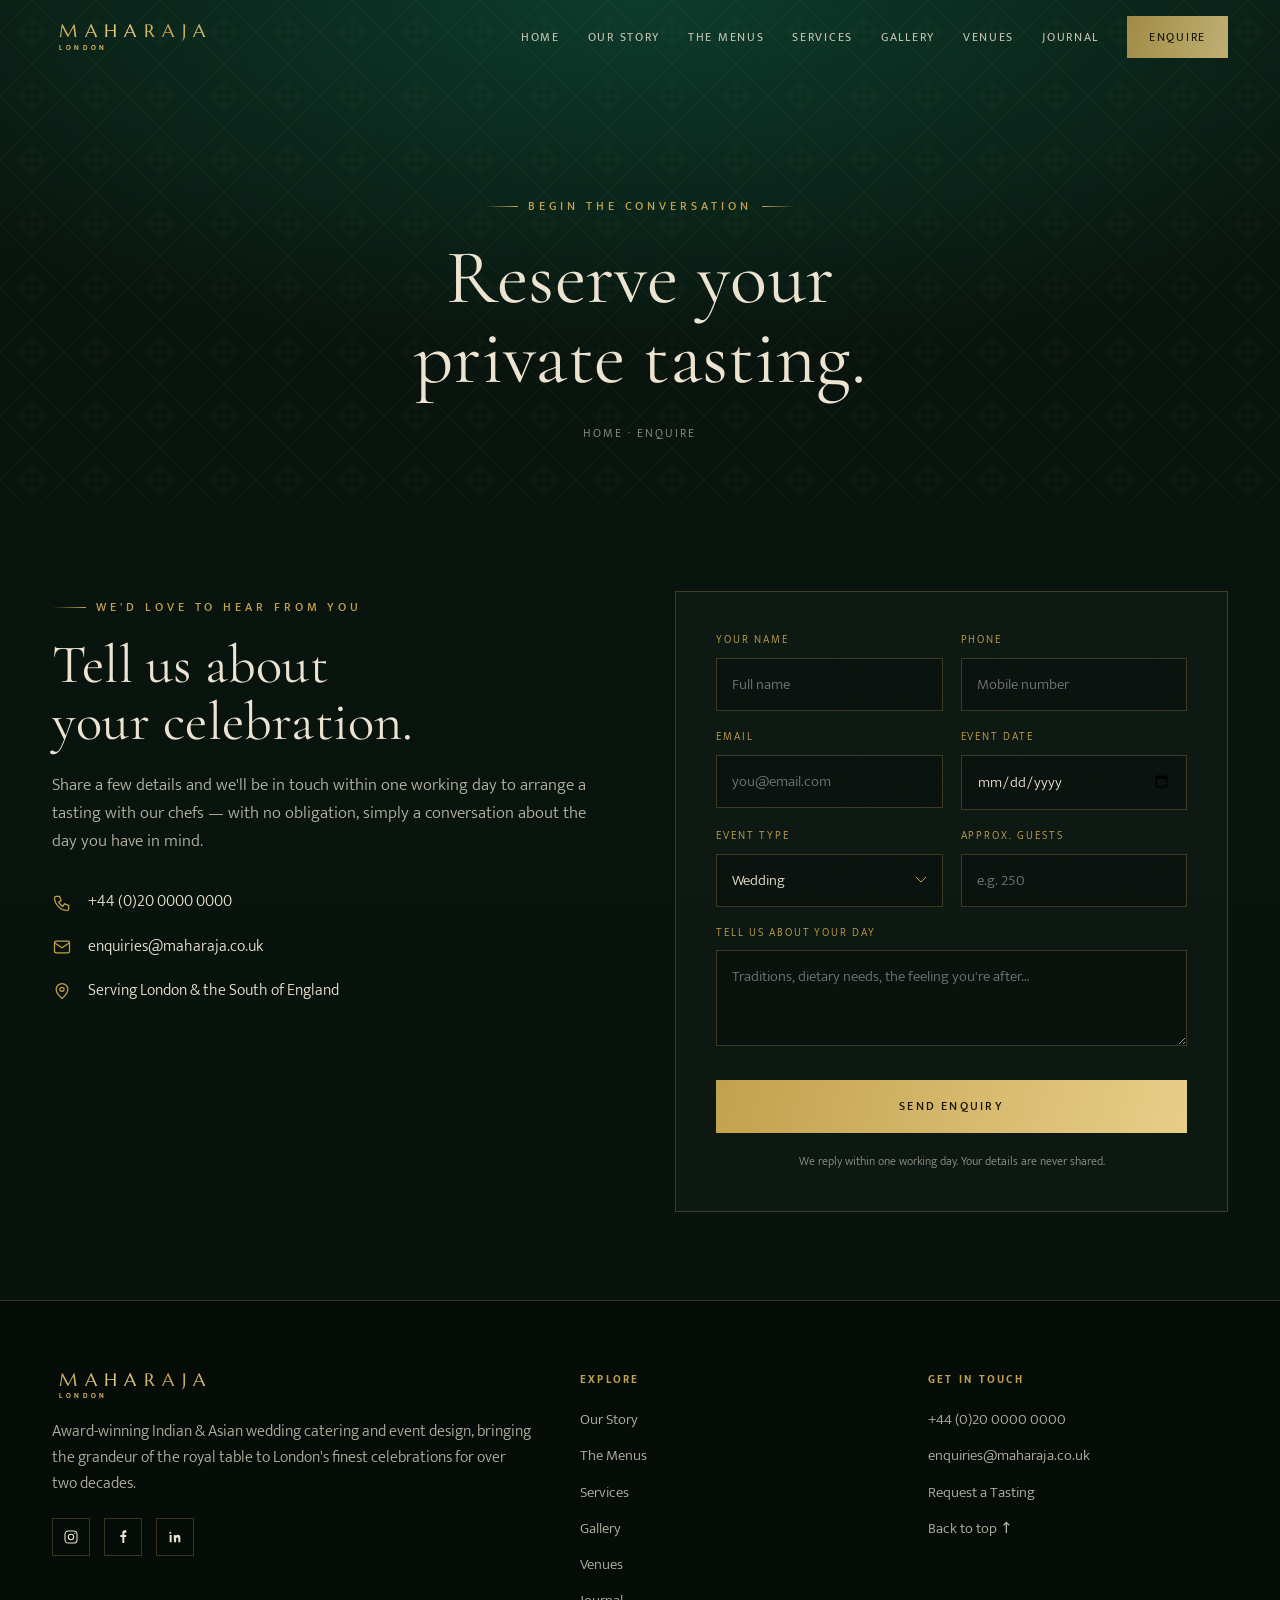
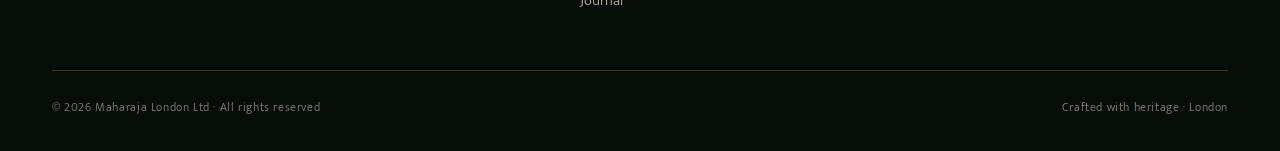
<file: contact.html>
<!DOCTYPE html>
<html lang="en-GB">
<head>
<meta charset="UTF-8" />
<meta name="viewport" content="width=device-width, initial-scale=1" />
<title>Enquire &mdash; Maharaja London</title>
<meta name="description" content="Request a private tasting with Maharaja, London's award-winning Indian wedding caterer. We reply within one working day." />
<link rel="icon" type="image/png" href="assets/img/favicon.png" />
<link rel="apple-touch-icon" href="assets/img/apple-touch-icon.png" />
<meta property="og:title" content="Enquire &mdash; Maharaja London" />
<meta property="og:description" content="Request a private tasting with Maharaja, London's award-winning Indian wedding caterer. We reply within one working day." />
<meta property="og:type" content="website" />
<link rel="preconnect" href="https://fonts.googleapis.com" />
<link rel="preconnect" href="https://fonts.gstatic.com" crossorigin />
<link href="https://fonts.googleapis.com/css2?family=Cormorant+Garamond:ital,wght@0,300;0,400;0,500;0,600;1,400;1,500&family=Marcellus&family=Mukta:wght@300;400;500;600;700&display=swap" rel="stylesheet" />
<link rel="stylesheet" href="assets/css/styles.css" />
</head>
<body>
<header id="hdr">
  <nav>
    <a href="index.html" class="brand">
      <span class="wm gold-text">Maharaja<small>London</small></span>
    </a>
    <div class="navlinks">
      <a href="index.html">Home</a>
      <a href="about.html">Our Story</a>
      <a href="menus.html">The Menus</a>
      <a href="services.html">Services</a>
      <a href="gallery.html">Gallery</a>
      <a href="venues.html">Venues</a>
      <a href="journal.html">Journal</a>
      <a href="contact.html" class="btn btn-gold nav-cta">Enquire</a>
    </div>
    <button class="burger" id="burger" aria-label="Menu"><span></span><span></span><span></span></button>
  </nav>
  <div class="mobile-menu" id="mobileMenu">
    <a href="index.html">Home</a>
    <a href="about.html">Our Story</a>
    <a href="menus.html">The Menus</a>
    <a href="services.html">Services</a>
    <a href="gallery.html">Gallery</a>
    <a href="venues.html">Venues</a>
    <a href="journal.html">Journal</a>
    <a href="contact.html">Enquire</a>
  </div>
</header>
<main id="top">
<section class="banner" style="padding-bottom:60px"><div class="jali"></div>
  <div class="wrap reveal"><span class="eyebrow c">Begin the Conversation</span><h1>Reserve your<br/>private tasting.</h1><div class="crumbs"><a href="index.html">Home</a> &middot; Enquire</div></div>
</section>
<section class="dark pad-sm">
  <div class="wrap"><div class="enq-grid">
    <div class="enq-left reveal">
      <span class="eyebrow">We'd Love to Hear From You</span>
      <h2>Tell us about<br/>your celebration.</h2>
      <p>Share a few details and we'll be in touch within one working day to arrange a tasting with our chefs &mdash; with no obligation, simply a conversation about the day you have in mind.</p>
      <div class="enq-contact">
        <a href="tel:+442000000000"><svg class="ico" viewBox="0 0 24 24" fill="none" stroke="currentColor" stroke-width="1.5"><path d="M5 4h4l2 5-3 2a12 12 0 0 0 5 5l2-3 5 2v4a2 2 0 0 1-2 2A16 16 0 0 1 3 6a2 2 0 0 1 2-2z"/></svg>+44 (0)20 0000 0000</a>
        <a href="mailto:enquiries@maharaja.co.uk"><svg class="ico" viewBox="0 0 24 24" fill="none" stroke="currentColor" stroke-width="1.5"><rect x="3" y="5" width="18" height="14" rx="2"/><path d="M3 7l9 6 9-6"/></svg>enquiries@maharaja.co.uk</a>
        <div><svg class="ico" viewBox="0 0 24 24" fill="none" stroke="currentColor" stroke-width="1.5"><path d="M12 21s7-6 7-11a7 7 0 0 0-14 0c0 5 7 11 7 11z"/><circle cx="12" cy="10" r="2.5"/></svg>Serving London &amp; the South of England</div>
      </div>
    </div>
    <form name="enquiry" method="POST" data-netlify="true" netlify-honeypot="bot-field" action="/contact.html?sent=1" class="reveal">
      <input type="hidden" name="form-name" value="enquiry" />
      <p style="display:none"><label>Don't fill this out: <input name="bot-field" /></label></p>
      <div class="frow">
        <div><label>Your name</label><input type="text" name="name" placeholder="Full name" required /></div>
        <div><label>Phone</label><input type="tel" name="phone" placeholder="Mobile number" /></div>
      </div>
      <div class="frow">
        <div><label>Email</label><input type="email" name="email" placeholder="you@email.com" required /></div>
        <div><label>Event date</label><input type="date" name="date" /></div>
      </div>
      <div class="frow">
        <div><label>Event type</label><select name="type"><option>Wedding</option><option>Corporate event</option><option>Private party</option><option>Other</option></select></div>
        <div><label>Approx. guests</label><input type="number" name="guests" placeholder="e.g. 250" min="1" /></div>
      </div>
      <div><label>Tell us about your day</label><textarea name="message" placeholder="Traditions, dietary needs, the feeling you're after&hellip;"></textarea></div>
      <button type="submit" class="btn btn-gold">Send Enquiry</button>
      <p class="formnote">We reply within one working day. Your details are never shared.</p>
    </form>
  </div></div>
</section>
</main>
<footer>
  <div class="wrap">
    <div class="foot-grid">
      <div class="foot-brand">
        <a href="index.html" class="brand">
          <span class="wm gold-text">Maharaja<small>London</small></span>
        </a>
        <p>Award-winning Indian &amp; Asian wedding catering and event design, bringing the grandeur of the royal table to London's finest celebrations for over two decades.</p>
        <div class="socials">
          <a href="#" aria-label="Instagram"><svg viewBox="0 0 24 24" fill="none" stroke="currentColor" stroke-width="1.6"><rect x="3" y="3" width="18" height="18" rx="5"/><circle cx="12" cy="12" r="4"/><circle cx="17.5" cy="6.5" r="1" fill="currentColor" stroke="none"/></svg></a>
          <a href="#" aria-label="Facebook"><svg viewBox="0 0 24 24" fill="currentColor"><path d="M14 9V7c0-1 .5-1.5 1.5-1.5H17V2h-2.5C12 2 11 4 11 6v3H8v3h3v9h3v-9h2.5l.5-3z"/></svg></a>
          <a href="#" aria-label="LinkedIn"><svg viewBox="0 0 24 24" fill="currentColor"><path d="M5 4a1.5 1.5 0 1 0 0 3 1.5 1.5 0 0 0 0-3zM4 9h3v11H4zM10 9h3v1.6c.5-.9 1.7-1.8 3.4-1.8 3 0 3.6 2 3.6 4.6V20h-3v-5.2c0-1.2-.4-2.1-1.6-2.1s-1.8.9-1.8 2V20h-3z"/></svg></a>
        </div>
      </div>
      <div class="foot-col">
        <h5>Explore</h5>
        <a href="about.html">Our Story</a>
        <a href="menus.html">The Menus</a>
        <a href="services.html">Services</a>
        <a href="gallery.html">Gallery</a>
        <a href="venues.html">Venues</a>
        <a href="journal.html">Journal</a>
      </div>
      <div class="foot-col">
        <h5>Get in Touch</h5>
        <a href="tel:+442000000000">+44 (0)20 0000 0000</a>
        <a href="mailto:enquiries@maharaja.co.uk">enquiries@maharaja.co.uk</a>
        <a href="contact.html">Request a Tasting</a>
        <a href="#top">Back to top &uarr;</a>
      </div>
    </div>
    <div class="foot-bottom">
      <span>&copy; <span id="year">2026</span> Maharaja London Ltd &middot; All rights reserved</span>
      <span>Crafted with heritage &middot; London</span>
    </div>
  </div>
</footer>
<script src="assets/js/main.js"></script>
</body>
</html>
</file>
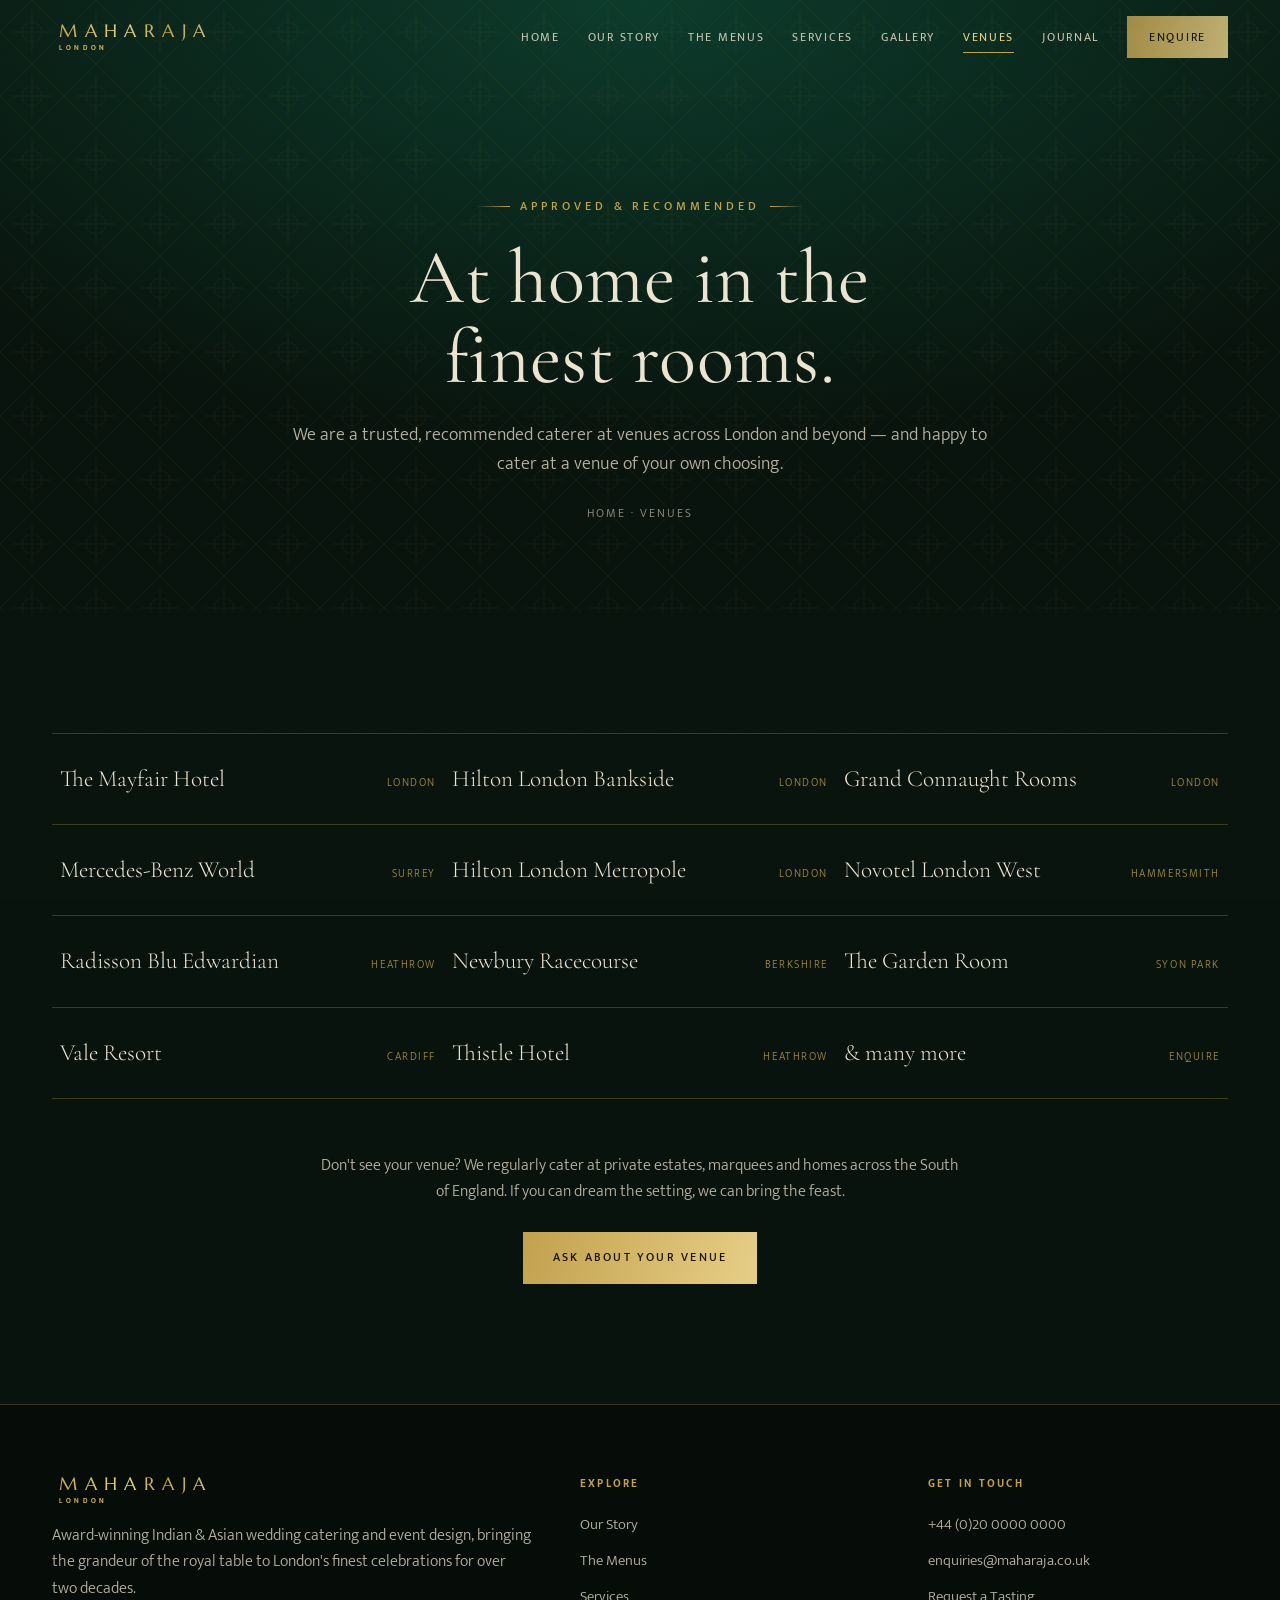
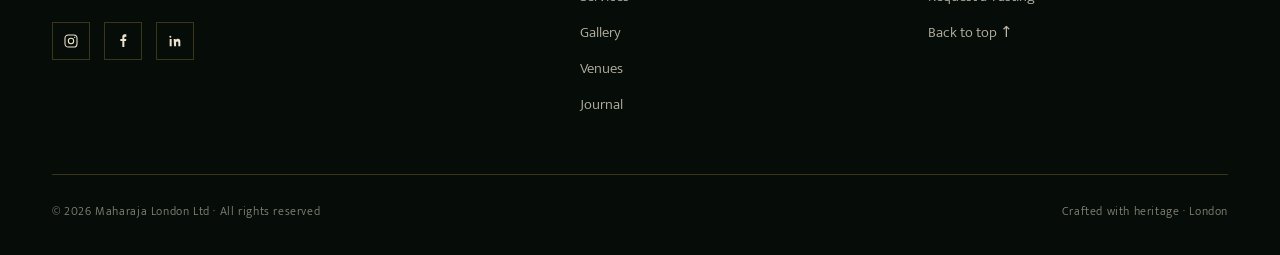
<file: venues.html>
<!DOCTYPE html>
<html lang="en-GB">
<head>
<meta charset="UTF-8" />
<meta name="viewport" content="width=device-width, initial-scale=1" />
<title>Venues &mdash; Maharaja London</title>
<meta name="description" content="Hand-picked London and UK wedding venues where Maharaja is a trusted, recommended Indian caterer." />
<link rel="icon" type="image/png" href="assets/img/favicon.png" />
<link rel="apple-touch-icon" href="assets/img/apple-touch-icon.png" />
<meta property="og:title" content="Venues &mdash; Maharaja London" />
<meta property="og:description" content="Hand-picked London and UK wedding venues where Maharaja is a trusted, recommended Indian caterer." />
<meta property="og:type" content="website" />
<link rel="preconnect" href="https://fonts.googleapis.com" />
<link rel="preconnect" href="https://fonts.gstatic.com" crossorigin />
<link href="https://fonts.googleapis.com/css2?family=Cormorant+Garamond:ital,wght@0,300;0,400;0,500;0,600;1,400;1,500&family=Marcellus&family=Mukta:wght@300;400;500;600;700&display=swap" rel="stylesheet" />
<link rel="stylesheet" href="assets/css/styles.css" />
</head>
<body>
<header id="hdr">
  <nav>
    <a href="index.html" class="brand">
      <span class="wm gold-text">Maharaja<small>London</small></span>
    </a>
    <div class="navlinks">
      <a href="index.html">Home</a>
      <a href="about.html">Our Story</a>
      <a href="menus.html">The Menus</a>
      <a href="services.html">Services</a>
      <a href="gallery.html">Gallery</a>
      <a href="venues.html" class="active">Venues</a>
      <a href="journal.html">Journal</a>
      <a href="contact.html" class="btn btn-gold nav-cta">Enquire</a>
    </div>
    <button class="burger" id="burger" aria-label="Menu"><span></span><span></span><span></span></button>
  </nav>
  <div class="mobile-menu" id="mobileMenu">
    <a href="index.html">Home</a>
    <a href="about.html">Our Story</a>
    <a href="menus.html">The Menus</a>
    <a href="services.html">Services</a>
    <a href="gallery.html">Gallery</a>
    <a href="venues.html">Venues</a>
    <a href="journal.html">Journal</a>
    <a href="contact.html">Enquire</a>
  </div>
</header>
<main id="top">
<section class="banner"><div class="jali"></div>
  <div class="wrap reveal"><span class="eyebrow c">Approved &amp; Recommended</span><h1>At home in the<br/>finest rooms.</h1><p>We are a trusted, recommended caterer at venues across London and beyond &mdash; and happy to cater at a venue of your own choosing.</p><div class="crumbs"><a href="index.html">Home</a> &middot; Venues</div></div>
</section>
<section class="dark pad">
  <div class="wrap"><div class="ven-list reveal"><div class="ven"><span class="vn">The Mayfair Hotel</span><span class="vl">London</span></div><div class="ven"><span class="vn">Hilton London Bankside</span><span class="vl">London</span></div><div class="ven"><span class="vn">Grand Connaught Rooms</span><span class="vl">London</span></div><div class="ven"><span class="vn">Mercedes-Benz World</span><span class="vl">Surrey</span></div><div class="ven"><span class="vn">Hilton London Metropole</span><span class="vl">London</span></div><div class="ven"><span class="vn">Novotel London West</span><span class="vl">Hammersmith</span></div><div class="ven"><span class="vn">Radisson Blu Edwardian</span><span class="vl">Heathrow</span></div><div class="ven"><span class="vn">Newbury Racecourse</span><span class="vl">Berkshire</span></div><div class="ven"><span class="vn">The Garden Room</span><span class="vl">Syon Park</span></div><div class="ven"><span class="vn">Vale Resort</span><span class="vl">Cardiff</span></div><div class="ven"><span class="vn">Thistle Hotel</span><span class="vl">Heathrow</span></div><div class="ven"><span class="vn">&amp; many more</span><span class="vl">Enquire</span></div></div>
  <div class="center" style="margin-top:54px;color:var(--t-light-mute);max-width:40em;margin-left:auto;margin-right:auto">
    <p>Don't see your venue? We regularly cater at private estates, marquees and homes across the South of England. If you can dream the setting, we can bring the feast.</p>
    <a href="contact.html" class="btn btn-gold" style="margin-top:26px">Ask About Your Venue</a>
  </div></div>
</section>
</main>
<footer>
  <div class="wrap">
    <div class="foot-grid">
      <div class="foot-brand">
        <a href="index.html" class="brand">
          <span class="wm gold-text">Maharaja<small>London</small></span>
        </a>
        <p>Award-winning Indian &amp; Asian wedding catering and event design, bringing the grandeur of the royal table to London's finest celebrations for over two decades.</p>
        <div class="socials">
          <a href="#" aria-label="Instagram"><svg viewBox="0 0 24 24" fill="none" stroke="currentColor" stroke-width="1.6"><rect x="3" y="3" width="18" height="18" rx="5"/><circle cx="12" cy="12" r="4"/><circle cx="17.5" cy="6.5" r="1" fill="currentColor" stroke="none"/></svg></a>
          <a href="#" aria-label="Facebook"><svg viewBox="0 0 24 24" fill="currentColor"><path d="M14 9V7c0-1 .5-1.5 1.5-1.5H17V2h-2.5C12 2 11 4 11 6v3H8v3h3v9h3v-9h2.5l.5-3z"/></svg></a>
          <a href="#" aria-label="LinkedIn"><svg viewBox="0 0 24 24" fill="currentColor"><path d="M5 4a1.5 1.5 0 1 0 0 3 1.5 1.5 0 0 0 0-3zM4 9h3v11H4zM10 9h3v1.6c.5-.9 1.7-1.8 3.4-1.8 3 0 3.6 2 3.6 4.6V20h-3v-5.2c0-1.2-.4-2.1-1.6-2.1s-1.8.9-1.8 2V20h-3z"/></svg></a>
        </div>
      </div>
      <div class="foot-col">
        <h5>Explore</h5>
        <a href="about.html">Our Story</a>
        <a href="menus.html">The Menus</a>
        <a href="services.html">Services</a>
        <a href="gallery.html">Gallery</a>
        <a href="venues.html">Venues</a>
        <a href="journal.html">Journal</a>
      </div>
      <div class="foot-col">
        <h5>Get in Touch</h5>
        <a href="tel:+442000000000">+44 (0)20 0000 0000</a>
        <a href="mailto:enquiries@maharaja.co.uk">enquiries@maharaja.co.uk</a>
        <a href="contact.html">Request a Tasting</a>
        <a href="#top">Back to top &uarr;</a>
      </div>
    </div>
    <div class="foot-bottom">
      <span>&copy; <span id="year">2026</span> Maharaja London Ltd &middot; All rights reserved</span>
      <span>Crafted with heritage &middot; London</span>
    </div>
  </div>
</footer>
<script src="assets/js/main.js"></script>
</body>
</html>
</file>
<file: assets/css/styles.css>
/* ===================================================================
   MAHARAJA LONDON — shared styles
   Palette: bone · royal emerald · gold · black
   =================================================================== */
:root{
  /* core palette */
  --bone:#ece3d0;
  --bone-2:#f4ecdb;
  --bone-soft:#e2d7c0;
  --emerald:#0c3b2b;
  --emerald-mid:#11402f;
  --emerald-deep:#071c14;
  --black:#0a0c0a;
  --ink:#08130d;            /* page dark background */
  --gold:#c2a14e;
  --gold-bright:#e7ce87;
  --gold-soft:#d6bd7c;
  --ruby:#7c1f2b;

  /* text */
  --t-light:#ece3d0;
  --t-light-mute:rgba(236,227,208,.76);
  --t-dark:#16271d;
  --t-dark-mute:#4c5b50;

  --line:rgba(194,161,78,.28);
  --line-dark:rgba(22,39,29,.16);
  --maxw:1240px;

  --serif:'Cormorant Garamond', Georgia, serif;
  --display:'Marcellus','Cormorant Garamond',serif;
  --sans:'Mukta', system-ui, sans-serif;
}

*{box-sizing:border-box;margin:0;padding:0}
html{scroll-behavior:smooth}
body{
  background:var(--ink);color:var(--t-light);font-family:var(--sans);font-weight:300;
  line-height:1.65;-webkit-font-smoothing:antialiased;overflow-x:hidden;
}
body::after{ /* film grain */
  content:"";position:fixed;inset:0;pointer-events:none;z-index:9999;opacity:.05;mix-blend-mode:overlay;
  background-image:url("data:image/svg+xml,%3Csvg xmlns='http://www.w3.org/2000/svg' width='160' height='160'%3E%3Cfilter id='n'%3E%3CfeTurbulence type='fractalNoise' baseFrequency='0.9' numOctaves='2'/%3E%3C/filter%3E%3Crect width='100%25' height='100%25' filter='url(%23n)'/%3E%3C/svg%3E");
}
a{color:inherit;text-decoration:none}
img{display:block;width:100%;height:100%;object-fit:cover}
.wrap{max-width:var(--maxw);margin:0 auto;padding:0 32px}
.center{text-align:center}

/* type */
h1,h2,h3,h4{font-family:var(--serif);font-weight:400;line-height:1.04;letter-spacing:.004em}
.eyebrow{font-family:var(--sans);font-weight:500;font-size:.72rem;letter-spacing:.34em;text-transform:uppercase;
  color:var(--gold);display:inline-flex;align-items:center;gap:.9em}
.eyebrow::before{content:"";width:34px;height:1px;background:linear-gradient(90deg,transparent,var(--gold))}
.eyebrow.c::after{content:"";width:34px;height:1px;background:linear-gradient(90deg,var(--gold),transparent)}
.eyebrow.dark{color:#9a7b2e}
.eyebrow.dark::before{background:linear-gradient(90deg,transparent,#9a7b2e)}
.eyebrow.dark.c::after{background:linear-gradient(90deg,#9a7b2e,transparent)}
.gold-text{background:linear-gradient(100deg,var(--gold) 0%,var(--gold-bright) 45%,var(--gold) 70%,var(--gold-soft) 100%);
  -webkit-background-clip:text;background-clip:text;color:transparent}

/* buttons */
.btn{display:inline-flex;align-items:center;gap:.7em;font-family:var(--sans);font-weight:500;font-size:.78rem;
  letter-spacing:.18em;text-transform:uppercase;padding:16px 30px;cursor:pointer;border:1px solid var(--gold);
  transition:.4s cubic-bezier(.2,.7,.3,1);position:relative;overflow:hidden}
.btn-gold{background:linear-gradient(105deg,var(--gold),var(--gold-bright));color:#1a1207;border:none}
.btn-gold:hover{filter:brightness(1.08);transform:translateY(-2px);box-shadow:0 14px 34px -14px rgba(194,161,78,.7)}
.btn-ghost{color:var(--t-light);background:transparent}
.btn-ghost:hover{background:rgba(194,161,78,.1);border-color:var(--gold-bright);color:var(--gold-bright)}
.btn-ghost.on-light{color:var(--t-dark);border-color:var(--gold)}
.btn-ghost.on-light:hover{color:var(--emerald);background:rgba(194,161,78,.12)}

/* Clean editorial image frame (replaces the old arch motif) */
.arch{position:relative;overflow:hidden;background:var(--emerald-deep);
  box-shadow:0 34px 70px -34px rgba(0,0,0,.7)}
.arch::after{content:"";position:absolute;inset:0;border:1px solid rgba(194,161,78,.32);pointer-events:none;z-index:2}
.arch>.archinner{width:100%;height:100%;overflow:hidden;position:relative}
.arch img{transition:transform 1.8s cubic-bezier(.2,.7,.2,1)}
.arch:hover img{transform:scale(1.04)}

/* divider */
.divider{display:flex;align-items:center;justify-content:center;gap:14px;color:var(--gold);margin:34px auto 0}
.divider span{height:1px;width:90px;max-width:18vw;background:linear-gradient(90deg,transparent,var(--gold))}
.divider span:last-child{background:linear-gradient(90deg,var(--gold),transparent)}
.lotus{width:24px;height:24px;flex:none}

/* =================== HEADER =================== */
header{position:fixed;top:0;left:0;right:0;z-index:1000;transition:.5s ease;border-bottom:1px solid transparent}
header.solid{background:rgba(7,20,14,.9);backdrop-filter:blur(14px);border-bottom:1px solid var(--line)}
nav{max-width:var(--maxw);margin:0 auto;padding:16px 32px;display:flex;align-items:center;justify-content:space-between;gap:24px}
.brand{display:flex;align-items:center;gap:14px}
.brand img{width:42px;height:auto;object-fit:contain;filter:drop-shadow(0 2px 8px rgba(0,0,0,.4))}
.brand .wm{font-family:var(--display);letter-spacing:.4em;font-size:1.15rem;text-transform:uppercase;line-height:1;padding-left:.4em}
.brand .wm small{display:block;font-family:var(--sans);font-weight:400;letter-spacing:.46em;font-size:.46rem;color:var(--gold);margin-top:4px}
.navlinks{display:flex;gap:28px;align-items:center}
.navlinks a{font-size:.76rem;letter-spacing:.14em;text-transform:uppercase;font-weight:400;opacity:.82;transition:.3s;position:relative}
.navlinks a::after{content:"";position:absolute;left:0;bottom:-6px;height:1px;width:0;background:var(--gold);transition:.35s}
.navlinks a:hover,.navlinks a.active{opacity:1;color:var(--gold-bright)}
.navlinks a.active::after,.navlinks a:hover::after{width:100%}
.navlinks a.btn::after{display:none}
.nav-cta{padding:11px 22px;font-size:.7rem}
.burger{display:none;flex-direction:column;gap:5px;background:none;border:none;cursor:pointer;padding:6px}
.burger span{width:26px;height:1.5px;background:var(--gold);transition:.3s}
.mobile-menu{display:none}

/* =================== HERO (home) =================== */
.hero{position:relative;min-height:100vh;display:flex;align-items:center;padding:140px 0 80px;
  background:radial-gradient(120% 90% at 80% 8%,var(--emerald) 0%,var(--ink) 56%);overflow:hidden}
.jali{position:absolute;inset:0;opacity:.06;background-size:64px 64px;pointer-events:none;
  background-image:url("data:image/svg+xml,%3Csvg xmlns='http://www.w3.org/2000/svg' width='64' height='64' viewBox='0 0 64 64'%3E%3Cg fill='none' stroke='%23c2a14e' stroke-width='1'%3E%3Cpath d='M32 0l32 32-32 32L0 32z'/%3E%3Ccircle cx='32' cy='32' r='10'/%3E%3Cpath d='M32 12v40M12 32h40'/%3E%3C/g%3E%3C/svg%3E")}
.hero .wrap{position:relative;z-index:2;display:grid;grid-template-columns:1.05fr .95fr;gap:60px;align-items:center}
.hero-copy .eyebrow{margin-bottom:26px}
.hero h1{font-size:clamp(3rem,7vw,6rem);line-height:.96;letter-spacing:-.01em}
.hero h1 em{font-style:italic;font-weight:300}
.hero p.lead{font-size:1.2rem;color:var(--t-light-mute);max-width:30em;margin:28px 0 38px;line-height:1.7}
.hero-actions{display:flex;gap:16px;flex-wrap:wrap}
.hero-badge{display:inline-flex;align-items:center;gap:14px;margin-top:42px;padding-top:26px;border-top:1px solid var(--line)}
.hero-badge .seal{width:54px;height:54px;flex:none}
.hero-badge b{font-family:var(--serif);font-size:1.5rem;color:var(--gold-bright);display:block;line-height:1}
.hero-badge small{font-size:.72rem;letter-spacing:.14em;text-transform:uppercase;opacity:.7}
.hero-visual{position:relative;aspect-ratio:3/4;max-height:78vh}
.hero-visual .arch{height:100%}
.hero-float{position:absolute;left:-44px;bottom:46px;background:rgba(7,20,14,.84);backdrop-filter:blur(8px);
  border:1px solid var(--line);padding:18px 24px;text-align:center;box-shadow:0 24px 60px -30px #000}
.hero-float .num{font-family:var(--serif);font-size:2.1rem;color:var(--gold-bright);line-height:1}
.hero-float .lbl{font-size:.62rem;letter-spacing:.2em;text-transform:uppercase;opacity:.75;margin-top:4px}
.scrollcue{position:absolute;left:50%;bottom:24px;transform:translateX(-50%);z-index:3;font-size:.6rem;
  letter-spacing:.3em;text-transform:uppercase;color:var(--gold);opacity:.65;display:flex;flex-direction:column;align-items:center;gap:8px}
.scrollcue i{width:1px;height:42px;background:linear-gradient(var(--gold),transparent);animation:cue 2.4s infinite}
@keyframes cue{0%{transform:scaleY(0);transform-origin:top}45%{transform:scaleY(1);transform-origin:top}55%{transform:scaleY(1);transform-origin:bottom}100%{transform:scaleY(0);transform-origin:bottom}}

/* =================== PAGE BANNER (inner pages) =================== */
.banner{position:relative;padding:190px 0 90px;text-align:center;overflow:hidden;
  background:radial-gradient(120% 120% at 50% 0%,var(--emerald) 0%,var(--ink) 60%)}
.banner .eyebrow{margin-bottom:22px}
.banner h1{font-size:clamp(2.8rem,6vw,5rem)}
.banner p{max-width:40em;margin:22px auto 0;color:var(--t-light-mute);font-size:1.1rem}
.crumbs{margin-top:26px;font-size:.72rem;letter-spacing:.18em;text-transform:uppercase;opacity:.6}
.crumbs a:hover{color:var(--gold-bright)}

/* =================== SECTION SHELL =================== */
.pad{padding:120px 0}
.pad-sm{padding:88px 0}
.sec-head{text-align:center;max-width:42em;margin:0 auto 70px}
.sec-head .eyebrow{margin-bottom:22px}
.sec-head h2{font-size:clamp(2.4rem,5vw,3.9rem)}
.sec-head p{margin-top:20px;font-size:1.08rem;color:var(--t-light-mute)}
.dark{background:var(--ink)}
.darker{background:var(--emerald-deep)}
.light{background:var(--bone);color:var(--t-dark)}
.light .sec-head h2{color:var(--t-dark)}
.light .sec-head p{color:var(--t-dark-mute)}

/* =================== STORY / SPLIT =================== */
.split{display:grid;grid-template-columns:.9fr 1.1fr;gap:72px;align-items:center}
.split.rev{grid-template-columns:1.1fr .9fr}
.split-visual{position:relative;aspect-ratio:4/5}
.split-visual .arch{height:100%}
.split-visual .stamp{position:absolute;right:-34px;top:-34px;width:124px;height:124px}
.split-body h2{font-size:clamp(2.3rem,4.6vw,3.6rem);margin:22px 0 24px}
.split-body p{color:var(--t-light-mute);margin-bottom:18px;font-size:1.05rem}
.light .split-body p{color:var(--t-dark-mute)}
.stats{display:grid;grid-template-columns:repeat(3,1fr);gap:24px;margin-top:42px;padding-top:38px;border-top:1px solid var(--line)}
.light .stats{border-top:1px solid var(--line-dark)}
.stats .num{font-family:var(--serif);font-size:2.6rem;color:var(--gold-bright);line-height:1}
.light .stats .num{color:var(--ruby)}
.stats .lbl{font-size:.7rem;letter-spacing:.16em;text-transform:uppercase;opacity:.72;margin-top:8px}

/* =================== TRUST STRIP =================== */
.trust{background:var(--bone);color:var(--t-dark);padding:44px 0}
.trust .wrap{display:flex;align-items:center;justify-content:space-between;gap:40px;flex-wrap:wrap}
.trust .label{font-size:.7rem;letter-spacing:.26em;text-transform:uppercase;color:#5d6b5a;font-weight:500;white-space:nowrap}
.trust .venues{display:flex;gap:32px;flex-wrap:wrap;align-items:center;flex:1;justify-content:center}
.trust .venues span{font-family:var(--display);font-size:1.02rem;letter-spacing:.05em;color:#2c3a2c;opacity:.85}
.trust .stars{display:flex;align-items:center;gap:10px;white-space:nowrap}
.trust .stars b{font-family:var(--serif);font-size:1.7rem;color:var(--ruby)}
.trust .stars small{font-size:.68rem;letter-spacing:.1em;text-transform:uppercase;color:#5d6b5a;line-height:1.3;display:block}

/* =================== MENU GRID (teaser) =================== */
.menu-grid{display:grid;grid-template-columns:repeat(4,1fr);gap:26px}
.dish{text-align:center}
.dish .arch{aspect-ratio:3/4;margin-bottom:24px}
.dish .kicker{font-size:.64rem;letter-spacing:.24em;text-transform:uppercase;color:var(--gold);margin-bottom:12px;display:block}
.dish h3{font-size:1.5rem;margin-bottom:8px}
.dish p{font-size:.92rem;color:var(--t-light-mute);padding:0 6px}
.light .dish p{color:var(--t-dark-mute)}

/* =================== MENU DETAIL (menus page) =================== */
.course{display:grid;grid-template-columns:.85fr 1.15fr;gap:60px;align-items:center;margin-bottom:96px}
.course:last-child{margin-bottom:0}
.course.rev{grid-template-columns:1.15fr .85fr}
.course.rev .course-visual{order:2}
.course-visual{aspect-ratio:4/5;position:relative}
.course-visual .arch{height:100%}
.course-body .kicker{font-size:.66rem;letter-spacing:.24em;text-transform:uppercase;color:var(--gold);display:block;margin-bottom:14px}
.course-body h3{font-size:clamp(2rem,3.6vw,2.8rem);margin-bottom:18px}
.course-body>p{color:var(--t-light-mute);margin-bottom:26px;font-size:1.05rem}
.dishlist{display:grid;grid-template-columns:1fr 1fr;gap:14px 30px;border-top:1px solid var(--line);padding-top:26px}
.dishlist li{list-style:none;font-family:var(--serif);font-size:1.18rem;color:var(--bone);position:relative;padding-left:20px}
.dishlist li::before{content:"";position:absolute;left:0;top:.62em;width:7px;height:7px;background:var(--gold);transform:rotate(45deg)}
.dishlist li span{display:block;font-family:var(--sans);font-size:.82rem;font-weight:300;color:var(--t-light-mute);letter-spacing:.02em}

/* =================== SERVICES =================== */
.svc-grid{display:grid;grid-template-columns:repeat(4,1fr);gap:0;border:1px solid var(--line-dark)}
.svc{padding:46px 34px;border-right:1px solid var(--line-dark);transition:.4s;position:relative}
.svc:last-child{border-right:none}
.svc:hover{background:var(--emerald);color:var(--t-light)}
.svc .ico{width:44px;height:44px;color:var(--ruby);margin-bottom:26px;transition:.4s}
.svc:hover .ico{color:var(--gold-bright)}
.svc h3{font-size:1.5rem;margin-bottom:14px}
.svc p{font-size:.92rem;color:var(--t-dark-mute);font-weight:300}
.svc:hover p{color:var(--t-light-mute)}

/* services detail (services page) */
.svc-row{display:grid;grid-template-columns:1fr 1fr;gap:64px;align-items:center;padding:64px 0;border-bottom:1px solid var(--line)}
.svc-row:last-child{border-bottom:none}
.svc-row.rev .svc-row-visual{order:2}
.svc-row-visual{aspect-ratio:16/11;position:relative}
.svc-row-visual .arch{height:100%}
.svc-row-body .num-lg{font-family:var(--serif);font-size:3rem;color:var(--gold);opacity:.5;line-height:1}
.svc-row-body h3{font-size:clamp(1.9rem,3.4vw,2.6rem);margin:6px 0 18px}
.svc-row-body p{color:var(--t-light-mute);margin-bottom:16px}
.tags{display:flex;flex-wrap:wrap;gap:10px;margin-top:22px}
.tags span{font-size:.7rem;letter-spacing:.12em;text-transform:uppercase;border:1px solid var(--line);padding:8px 14px;color:var(--gold-soft)}

/* =================== GALLERY =================== */
.gal-grid{display:grid;grid-template-columns:repeat(6,1fr);grid-auto-rows:150px;gap:14px}
.gal-grid figure{overflow:hidden;position:relative}
.gal-grid img{transition:transform 1.4s cubic-bezier(.2,.7,.2,1)}
.gal-grid figure::after{content:"";position:absolute;inset:0;border:1px solid rgba(194,161,78,.18)}
.gal-grid figure:hover img{transform:scale(1.08)}
.g-tall{grid-row:span 2}.g-wide{grid-column:span 2}.g-big{grid-column:span 2;grid-row:span 2}

/* =================== REVIEWS =================== */
.rev-grid{display:grid;grid-template-columns:repeat(3,1fr);gap:30px}
.review{border:1px solid var(--line);padding:42px 36px;background:rgba(255,255,255,.015)}
.review .qm{font-family:var(--serif);font-size:4.4rem;color:var(--gold);line-height:.4;opacity:.55;height:32px;display:block}
.review .stars{color:var(--gold-bright);letter-spacing:3px;font-size:.9rem;margin-bottom:18px}
.review h4{font-family:var(--serif);font-size:1.45rem;font-weight:500;margin-bottom:14px;color:var(--gold-bright)}
.review p{font-size:1.02rem;color:var(--t-light-mute);font-style:italic;font-family:var(--serif);line-height:1.5}
.review .who{margin-top:24px;padding-top:20px;border-top:1px solid var(--line);font-size:.72rem;letter-spacing:.16em;text-transform:uppercase;opacity:.78}

/* =================== VENUES =================== */
.ven-list{display:grid;grid-template-columns:repeat(3,1fr);gap:0;border-top:1px solid var(--line)}
.ven{padding:26px 8px;border-bottom:1px solid var(--line);display:flex;align-items:baseline;justify-content:space-between;gap:16px;transition:.35s}
.ven:hover{padding-left:18px;background:rgba(194,161,78,.05)}
.ven .vn{font-family:var(--serif);font-size:1.45rem;color:var(--bone)}
.ven .vl{font-size:.7rem;letter-spacing:.14em;text-transform:uppercase;color:var(--gold);opacity:.8;white-space:nowrap}

/* =================== LOGO WALL (venues / partners) =================== */
.wall-head{text-align:center;margin-bottom:46px}
.wall-head .eyebrow{margin-bottom:16px}
.wall-head h3{font-size:clamp(1.7rem,3.4vw,2.6rem)}
.logo-wall{display:grid;grid-template-columns:repeat(5,1fr);gap:1px;background:var(--line);border:1px solid var(--line)}
.logo-cell{background:var(--ink);min-height:130px;display:flex;align-items:center;justify-content:center;text-align:center;padding:22px 18px;transition:.45s}
.logo-cell:hover{background:var(--emerald)}
.logo-cell span{font-family:var(--display);font-size:1.04rem;letter-spacing:.07em;color:var(--gold-soft);opacity:.7;transition:.45s;line-height:1.35}
.logo-cell:hover span{opacity:1;color:var(--gold-bright)}
.logo-cell small{display:block;font-family:var(--sans);font-size:.6rem;letter-spacing:.22em;text-transform:uppercase;color:var(--gold);opacity:.5;margin-top:7px}
.logo-cell img{max-width:78%;max-height:50px;width:auto;height:auto;object-fit:contain;opacity:.72;
  filter:grayscale(1) brightness(0) invert(.82) sepia(.5) saturate(2) hue-rotate(6deg);transition:.45s}
.logo-cell:hover img{opacity:1}
.darker .logo-cell{background:var(--emerald-deep)}
.darker .logo-cell:hover{background:var(--emerald)}
@media(max-width:900px){.logo-wall{grid-template-columns:repeat(3,1fr)}}
@media(max-width:560px){.logo-wall{grid-template-columns:repeat(2,1fr)}.logo-cell{min-height:104px}}

/* =================== AWARDS band =================== */
.awards-row{display:grid;grid-template-columns:repeat(4,1fr);gap:24px}
.award{text-align:center;padding:38px 22px;border:1px solid var(--line);transition:.4s}
.award:hover{background:rgba(194,161,78,.05)}
.award .laurel{width:48px;height:48px;color:var(--gold);margin:0 auto 18px}
.award .org{font-size:.66rem;letter-spacing:.2em;text-transform:uppercase;color:var(--gold);opacity:.8;margin-bottom:10px}
.award h4{font-family:var(--serif);font-size:1.5rem;color:var(--bone);margin-bottom:10px;line-height:1.15}
.award .year{font-size:.74rem;letter-spacing:.18em;color:var(--t-light-mute)}
@media(max-width:860px){.awards-row{grid-template-columns:1fr 1fr}}
@media(max-width:460px){.awards-row{grid-template-columns:1fr}}

/* =================== JOURNAL / ARTICLE =================== */
.journal-grid{display:grid;grid-template-columns:repeat(3,1fr);gap:30px}
.post-card{display:flex;flex-direction:column;background:rgba(255,255,255,.015);border:1px solid var(--line);transition:.4s}
.post-card:hover{border-color:var(--gold);transform:translateY(-4px)}
.post-card .thumb{aspect-ratio:16/10;overflow:hidden}
.post-card .thumb img{transition:transform 1.3s cubic-bezier(.2,.7,.2,1)}
.post-card:hover .thumb img{transform:scale(1.06)}
.post-card .pc-body{padding:28px 26px;display:flex;flex-direction:column;flex:1}
.post-card .cat{font-size:.62rem;letter-spacing:.22em;text-transform:uppercase;color:var(--gold);margin-bottom:12px}
.post-card h3{font-size:1.42rem;line-height:1.2;margin-bottom:12px}
.post-card p{font-size:.95rem;color:var(--t-light-mute);flex:1}
.post-card .more{margin-top:20px;font-size:.72rem;letter-spacing:.16em;text-transform:uppercase;color:var(--gold);transition:.3s}
.post-card:hover .more{color:var(--gold-bright);letter-spacing:.2em}
@media(max-width:900px){.journal-grid{grid-template-columns:1fr;max-width:460px;margin:0 auto}}

.article{max-width:46em;margin:0 auto}
.article .lead-img{aspect-ratio:16/9;margin-bottom:48px;overflow:hidden;border:1px solid var(--line)}
.article p{font-size:1.08rem;line-height:1.85;color:var(--t-light-mute);margin-bottom:24px}
.article p strong{color:var(--bone);font-weight:500}
.article h3{font-family:var(--serif);font-size:1.75rem;color:var(--bone);margin:42px 0 16px}
.article a{color:var(--gold-bright);border-bottom:1px solid var(--line)}
.article a:hover{border-color:var(--gold-bright)}
.article blockquote{border-left:2px solid var(--gold);padding:6px 0 6px 30px;margin:34px 0;
  font-family:var(--serif);font-style:italic;font-size:1.35rem;line-height:1.45;color:var(--bone)}
.article blockquote cite{display:block;margin-top:14px;font-family:var(--sans);font-style:normal;
  font-size:.72rem;letter-spacing:.16em;text-transform:uppercase;color:var(--gold)}
.article-foot{max-width:46em;margin:54px auto 0;padding-top:30px;border-top:1px solid var(--line);
  display:flex;justify-content:space-between;align-items:center;flex-wrap:wrap;gap:16px}

/* =================== CTA band =================== */
.cta-band{background:radial-gradient(120% 130% at 20% 0%,var(--emerald),var(--ink) 62%);text-align:center;padding:110px 0}
.cta-band h2{font-size:clamp(2.4rem,5vw,4rem);margin-bottom:22px}
.cta-band p{max-width:34em;margin:0 auto 36px;color:var(--t-light-mute);font-size:1.1rem}

/* =================== ENQUIRE / CONTACT =================== */
.enq-grid{display:grid;grid-template-columns:1fr 1fr;gap:70px;align-items:start}
.enq-left h2{font-size:clamp(2.2rem,4.4vw,3.4rem);margin:20px 0 22px}
.enq-left>p{color:var(--t-light-mute);font-size:1.05rem;margin-bottom:30px}
.enq-contact{margin-top:34px;display:grid;gap:18px}
.enq-contact a,.enq-contact div{display:flex;align-items:center;gap:16px;font-size:1rem}
.enq-contact .ico{width:20px;height:20px;color:var(--gold);flex:none}
form{display:grid;gap:18px;background:rgba(255,255,255,.02);border:1px solid var(--line);padding:40px}
.frow{display:grid;grid-template-columns:1fr 1fr;gap:18px}
label{font-size:.68rem;letter-spacing:.18em;text-transform:uppercase;color:var(--gold);margin-bottom:8px;display:block}
input,textarea,select{width:100%;background:rgba(0,0,0,.25);border:1px solid var(--line);color:var(--t-light);
  padding:13px 15px;font-family:var(--sans);font-size:.96rem;font-weight:300;transition:.3s}
input:focus,textarea:focus,select:focus{outline:none;border-color:var(--gold-bright);background:rgba(0,0,0,.4)}
select{appearance:none;background-image:url("data:image/svg+xml,%3Csvg xmlns='http://www.w3.org/2000/svg' width='12' height='8' fill='none' stroke='%23c2a14e'%3E%3Cpath d='M1 1l5 5 5-5'/%3E%3C/svg%3E");background-repeat:no-repeat;background-position:right 15px center}
textarea{resize:vertical;min-height:96px}
form .btn{width:100%;justify-content:center;margin-top:6px}
.formnote{font-size:.76rem;opacity:.6;text-align:center}

/* =================== FOOTER =================== */
footer{background:#060d09;border-top:1px solid var(--line);padding:70px 0 34px}
.foot-grid{display:grid;grid-template-columns:1.6fr 1fr 1fr;gap:48px;padding-bottom:46px;border-bottom:1px solid var(--line)}
.foot-brand .brand{margin-bottom:18px}
.foot-brand p{color:var(--t-light-mute);max-width:30em}
.foot-col h5{font-size:.7rem;letter-spacing:.2em;text-transform:uppercase;color:var(--gold);margin-bottom:18px}
.foot-col a{display:block;opacity:.78;margin-bottom:11px;font-size:.95rem;transition:.3s}
.foot-col a:hover{opacity:1;color:var(--gold-bright);padding-left:5px}
.socials{display:flex;gap:14px;margin-top:20px}
.socials a{width:38px;height:38px;border:1px solid var(--line);display:flex;align-items:center;justify-content:center;transition:.3s}
.socials a:hover{background:var(--gold);color:var(--ink);border-color:var(--gold)}
.socials svg{width:16px;height:16px}
.foot-bottom{display:flex;justify-content:space-between;align-items:center;padding-top:26px;flex-wrap:wrap;gap:12px;font-size:.76rem;opacity:.55;letter-spacing:.05em}

/* reveal */
.reveal{opacity:0;transform:translateY(34px);transition:opacity 1s ease,transform 1s cubic-bezier(.2,.7,.2,1)}
.reveal.in{opacity:1;transform:none}

/* =================== RESPONSIVE =================== */
@media(max-width:1080px){
  .menu-grid{grid-template-columns:repeat(2,1fr)}
  .svc-grid{grid-template-columns:repeat(2,1fr)}
  .gal-grid{grid-template-columns:repeat(4,1fr)}
}
@media(max-width:900px){
  .svc{border-right:none;border-bottom:1px solid var(--line-dark)}
}
@media(max-width:860px){
  .navlinks{display:none}
  .burger{display:flex}
  .hero .wrap{grid-template-columns:1fr;gap:50px}
  .hero-visual{max-height:60vh;aspect-ratio:4/5;order:-1}
  .hero-float{left:auto;right:12px}
  .split,.split.rev,.enq-grid,.course,.course.rev,.svc-row,.svc-row.rev{grid-template-columns:1fr;gap:46px}
  .course.rev .course-visual,.svc-row.rev .svc-row-visual{order:-1}
  .split-visual{max-width:420px}
  .rev-grid,.ven-list{grid-template-columns:1fr}
  .foot-grid{grid-template-columns:1fr;gap:34px}
  .trust .wrap{justify-content:center;text-align:center}
  .dishlist{grid-template-columns:1fr}
  .mobile-menu.open{display:block;position:fixed;inset:60px 0 0;z-index:999;background:rgba(6,13,9,.98);
    backdrop-filter:blur(10px);padding:36px 32px;animation:fade .4s ease;overflow:auto}
  .mobile-menu.open a{display:block;font-family:var(--serif);font-size:1.9rem;padding:13px 0;border-bottom:1px solid var(--line)}
  @keyframes fade{from{opacity:0}to{opacity:1}}
}
@media(max-width:560px){
  .wrap{padding:0 20px}.pad{padding:80px 0}.banner{padding:150px 0 70px}
  .gal-grid{grid-template-columns:repeat(2,1fr);grid-auto-rows:130px}
  .menu-grid{grid-template-columns:1fr;max-width:380px;margin:0 auto}
  .frow{grid-template-columns:1fr}
  .stats{grid-template-columns:1fr 1fr}
  .hero-float{display:none}
}
</file>
